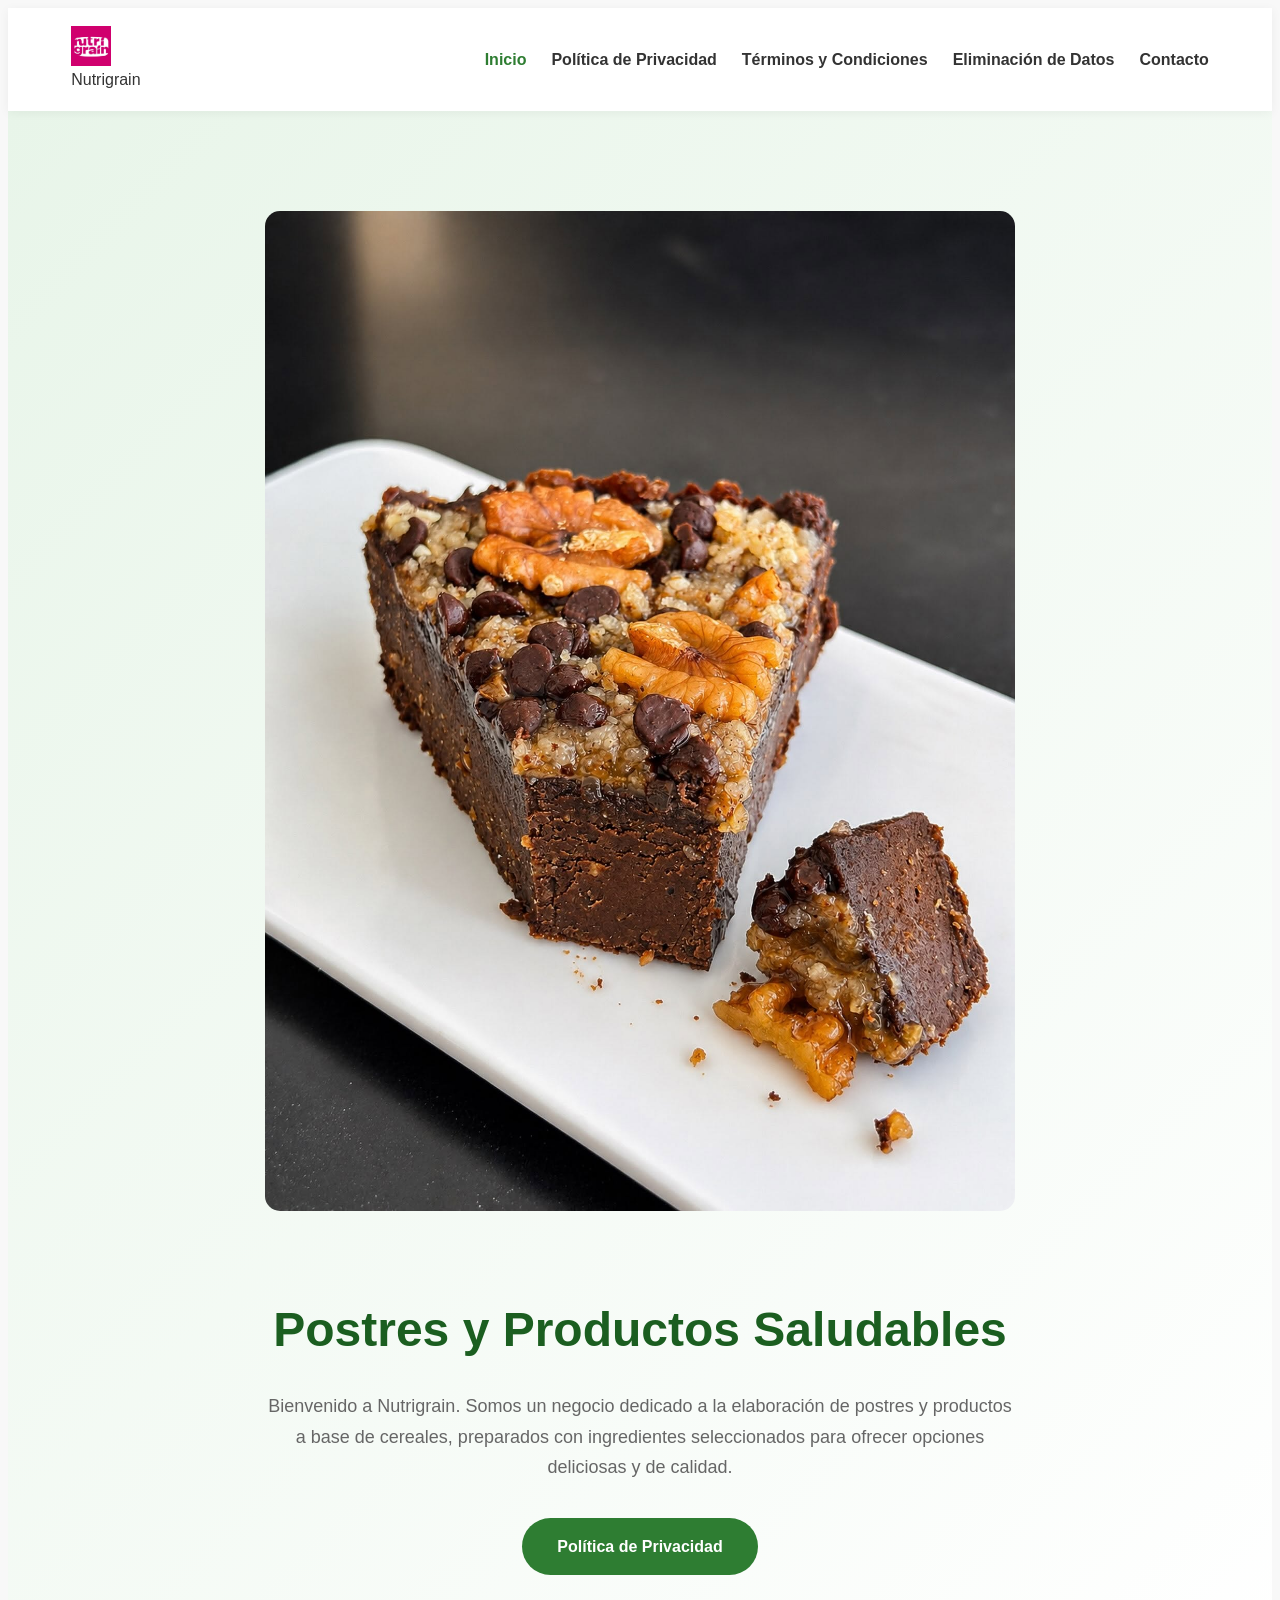
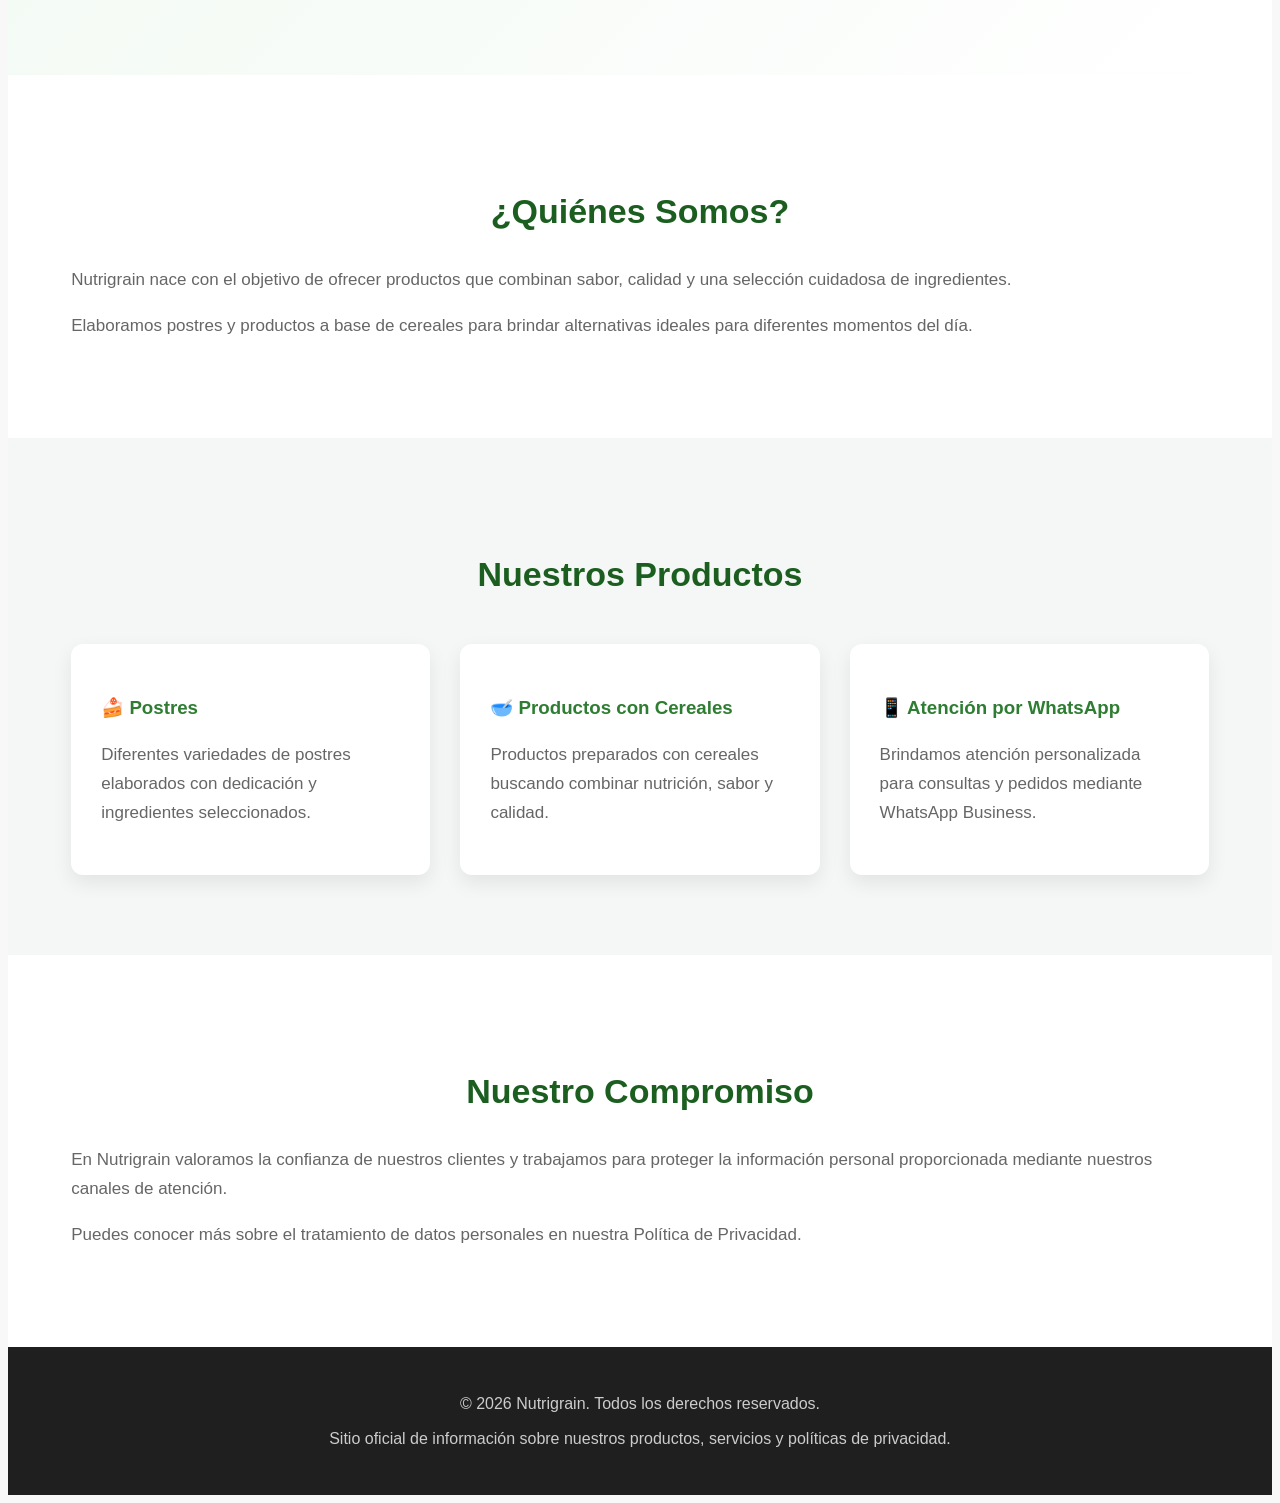
<file: index.html>
<!DOCTYPE html>
<html lang="es">

<head>

    <meta charset="UTF-8">

    <meta name="viewport" content="width=device-width, initial-scale=1.0">

    <title>Nutrigrain | Postres y Productos Saludables</title>

    <meta name="description"
        content="Nutrigrain ofrece postres y productos elaborados a base de cereales con ingredientes seleccionados.">

    <meta name="keywords"
        content="Nutrigrain, postres, cereales, productos saludables, repostería">

    <meta name="author" content="Nutrigrain">

    <link rel="icon" type="image/x-icon" href="assets/favicon.ico">

    <link rel="stylesheet" href="css/style.css">

</head>


<body>


<header>

    <div class="container">


        <div class="logo">

            <img src="assets/logo.jpg" alt="Logo Nutrigrain">

            <span>Nutrigrain</span>

        </div>


        <nav>

            <ul>

                <li>
                    <a href="index.html" class="activo">
                        Inicio
                    </a>
                </li>

                <li>
                    <a href="privacy.html">
                        Política de Privacidad
                    </a>
                </li>

                <li>
                    <a href="terms.html">
                        Términos y Condiciones
                    </a>
                </li>

                <li>
                    <a href="data-deletion.html">
                        Eliminación de Datos
                    </a>
                </li>

                <li>
                    <a href="contact.html">
                        Contacto
                    </a>
                </li>

            </ul>

        </nav>


    </div>

</header>



<main>


<section class="hero">


    <div class="container">


        <img 
            src="assets/hero.jpg"
            alt="Productos Nutrigrain"
            class="hero-image"
        >


        <h1>
            Postres y Productos Saludables
        </h1>


        <p>

            Bienvenido a Nutrigrain.

            Somos un negocio dedicado a la elaboración de postres y productos
            a base de cereales, preparados con ingredientes seleccionados para
            ofrecer opciones deliciosas y de calidad.

        </p>


        <a href="privacy.html" class="boton">

            Política de Privacidad

        </a>


    </div>


</section>




<section class="about">


<div class="container">


<h2>
    ¿Quiénes Somos?
</h2>


<p>

    Nutrigrain nace con el objetivo de ofrecer productos que combinan sabor,
    calidad y una selección cuidadosa de ingredientes.

</p>


<p>

    Elaboramos postres y productos a base de cereales para brindar alternativas
    ideales para diferentes momentos del día.

</p>


</div>


</section>





<section class="servicios">


<div class="container">


<h2>
    Nuestros Productos
</h2>



<div class="cards">



<div class="card">


<h3>
    🍰 Postres
</h3>


<p>

    Diferentes variedades de postres elaborados con dedicación y
    ingredientes seleccionados.

</p>


</div>




<div class="card">


<h3>
    🥣 Productos con Cereales
</h3>


<p>

    Productos preparados con cereales buscando combinar nutrición,
    sabor y calidad.

</p>


</div>




<div class="card">


<h3>
    📱 Atención por WhatsApp
</h3>


<p>

    Brindamos atención personalizada para consultas y pedidos mediante
    WhatsApp Business.

</p>


</div>




</div>


</div>


</section>





<section class="compromiso">


<div class="container">


<h2>
    Nuestro Compromiso
</h2>


<p>

    En Nutrigrain valoramos la confianza de nuestros clientes y trabajamos
    para proteger la información personal proporcionada mediante nuestros
    canales de atención.

</p>


<p>

    Puedes conocer más sobre el tratamiento de datos personales en nuestra
    Política de Privacidad.

</p>


</div>


</section>



</main>





<footer>


<div class="container">


<p>

© 2026 Nutrigrain. Todos los derechos reservados.

</p>


<p>

Sitio oficial de información sobre nuestros productos,
servicios y políticas de privacidad.

</p>


</div>


</footer>




<script src="js/script.js"></script>


</body>

</html>
</file>
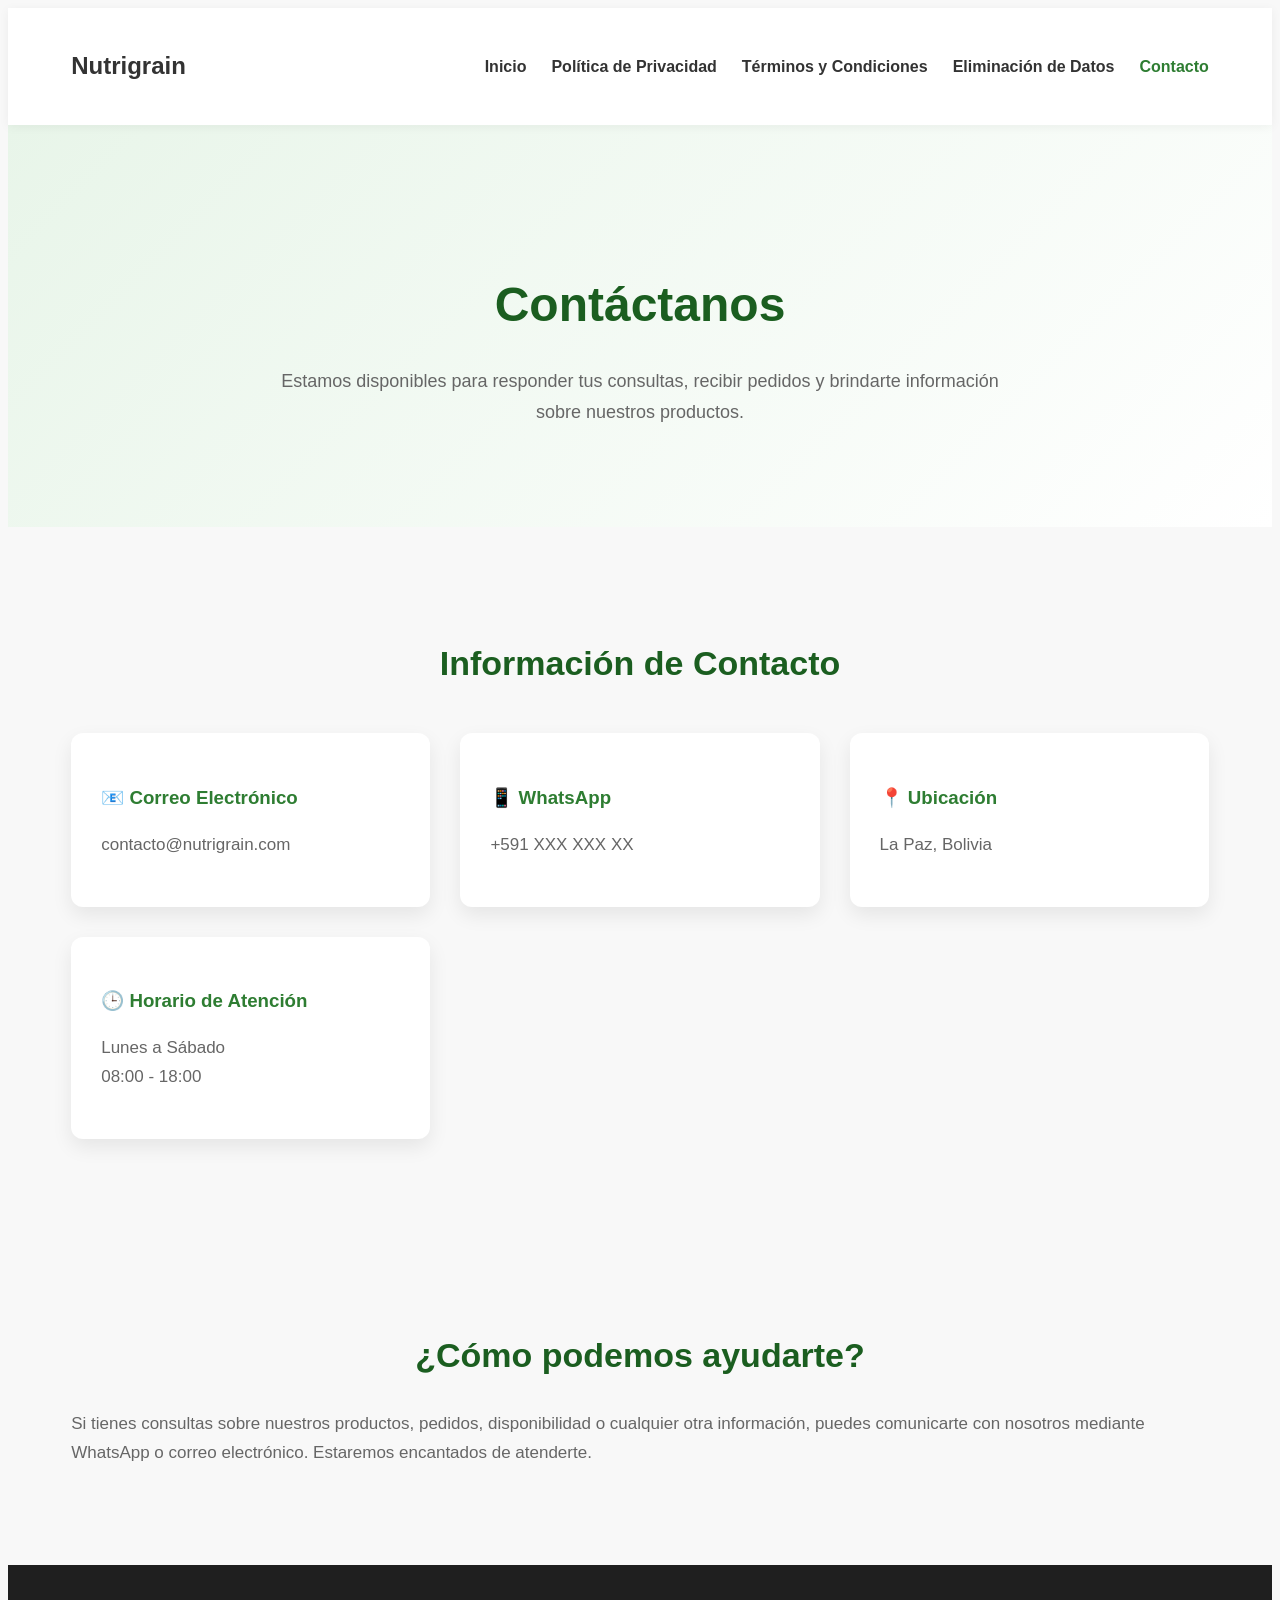
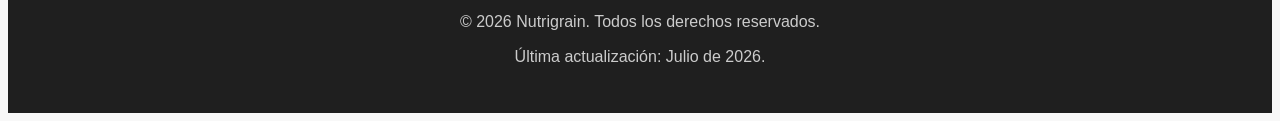
<file: contact.html>
<!DOCTYPE html>
<html lang="es">

<head>

    <meta charset="UTF-8">

    <meta name="viewport" content="width=device-width, initial-scale=1.0">

    <title>Contacto | Nutrigrain</title>

    <meta name="description"
        content="Información de contacto de Nutrigrain. Comunícate con nosotros para consultas, pedidos o información sobre nuestros productos.">

    <link rel="stylesheet" href="css/style.css">

</head>

<body>

<header>

    <div class="container">

        <h2 class="logo">Nutrigrain</h2>

        <nav>

            <ul>

                <li><a href="index.html">Inicio</a></li>
                <li><a href="privacy.html">Política de Privacidad</a></li>
                <li><a href="terms.html">Términos y Condiciones</a></li>
                <li><a href="data-deletion.html">Eliminación de Datos</a></li>
                <li><a href="contact.html" class="activo">Contacto</a></li>

            </ul>

        </nav>

    </div>

</header>

<main>

<section class="hero">

    <div class="container">

        <h1>Contáctanos</h1>

        <p>

            Estamos disponibles para responder tus consultas, recibir pedidos y
            brindarte información sobre nuestros productos.

        </p>

    </div>

</section>

<section>

<div class="container">

<h2>Información de Contacto</h2>

<div class="cards">

<div class="card">

<h3>📧 Correo Electrónico</h3>

<p>

contacto@nutrigrain.com

</p>

</div>

<div class="card">

<h3>📱 WhatsApp</h3>

<p>

+591 XXX XXX XX

</p>

</div>

<div class="card">

<h3>📍 Ubicación</h3>

<p>

La Paz, Bolivia

</p>

</div>

<div class="card">

<h3>🕒 Horario de Atención</h3>

<p>

Lunes a Sábado<br>
08:00 - 18:00

</p>

</div>

</div>

</div>

</section>

<section>

<div class="container">

<h2>¿Cómo podemos ayudarte?</h2>

<p>

Si tienes consultas sobre nuestros productos, pedidos, disponibilidad o
cualquier otra información, puedes comunicarte con nosotros mediante
WhatsApp o correo electrónico. Estaremos encantados de atenderte.

</p>

</div>

</section>

</main>

<footer>

<div class="container">

<p>

© 2026 Nutrigrain. Todos los derechos reservados.

</p>

<p>

Última actualización: Julio de 2026.

</p>


    
</div>

</footer>

<script src="js/script.js"></script>

</body>

</html>
</file>
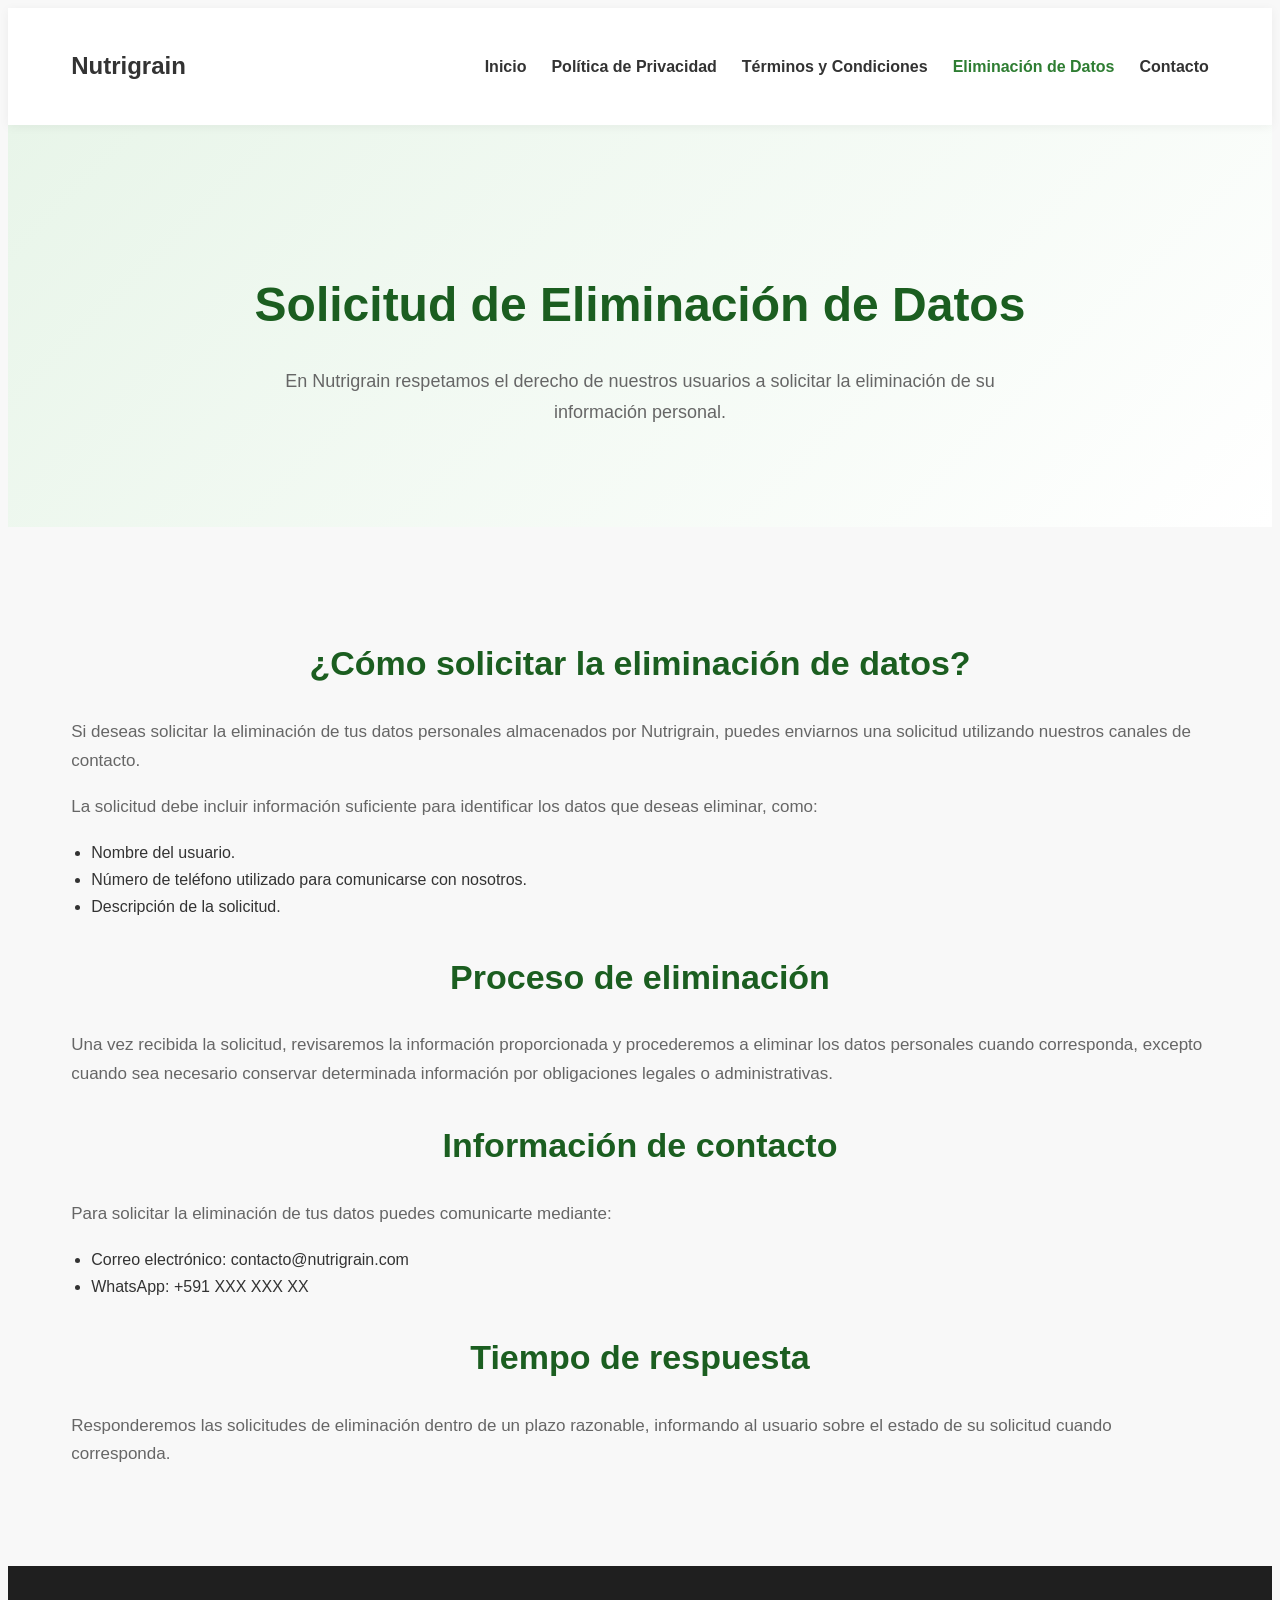
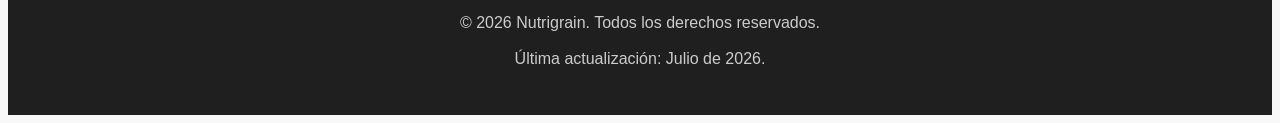
<file: data-deletion.html>
<!DOCTYPE html>
<html lang="es">

<head>

    <meta charset="UTF-8">

    <meta name="viewport" content="width=device-width, initial-scale=1.0">

    <title>Eliminación de Datos | Nutrigrain</title>

    <meta name="description"
        content="Solicitud de eliminación de datos personales de Nutrigrain. Conoce cómo solicitar la eliminación de tu información.">

    <link rel="stylesheet" href="css/style.css">

</head>

<body>

<header>

    <div class="container">

        <h2 class="logo">Nutrigrain</h2>

        <nav>

            <ul>

                <li><a href="index.html">Inicio</a></li>

                <li><a href="privacy.html">Política de Privacidad</a></li>

                <li><a href="terms.html">Términos y Condiciones</a></li>

                <li><a href="data-deletion.html" class="activo">Eliminación de Datos</a></li>

                <li><a href="contact.html">Contacto</a></li>

            </ul>

        </nav>

    </div>

</header>


<main>

<section class="hero">

    <div class="container">

        <h1>Solicitud de Eliminación de Datos</h1>

        <p>

            En Nutrigrain respetamos el derecho de nuestros usuarios a solicitar
            la eliminación de su información personal.

        </p>

    </div>

</section>


<section>

<div class="container">


<h2>¿Cómo solicitar la eliminación de datos?</h2>

<p>

Si deseas solicitar la eliminación de tus datos personales almacenados por
Nutrigrain, puedes enviarnos una solicitud utilizando nuestros canales de
contacto.

</p>


<p>

La solicitud debe incluir información suficiente para identificar los datos
que deseas eliminar, como:

</p>


<ul>

<li>Nombre del usuario.</li>

<li>Número de teléfono utilizado para comunicarse con nosotros.</li>

<li>Descripción de la solicitud.</li>

</ul>



<h2>Proceso de eliminación</h2>

<p>

Una vez recibida la solicitud, revisaremos la información proporcionada y
procederemos a eliminar los datos personales cuando corresponda, excepto
cuando sea necesario conservar determinada información por obligaciones
legales o administrativas.

</p>



<h2>Información de contacto</h2>


<p>

Para solicitar la eliminación de tus datos puedes comunicarte mediante:

</p>


<ul>

<li>
Correo electrónico: contacto@nutrigrain.com
</li>


<li>
WhatsApp: +591 XXX XXX XX
</li>

</ul>



<h2>Tiempo de respuesta</h2>

<p>

Responderemos las solicitudes de eliminación dentro de un plazo razonable,
informando al usuario sobre el estado de su solicitud cuando corresponda.

</p>


</div>

</section>


</main>


<footer>

<div class="container">

<p>

© 2026 Nutrigrain. Todos los derechos reservados.

</p>

<p>

Última actualización: Julio de 2026.

</p>

</div>

</footer>


<script src="js/script.js"></script>


</body>

</html>
</file>
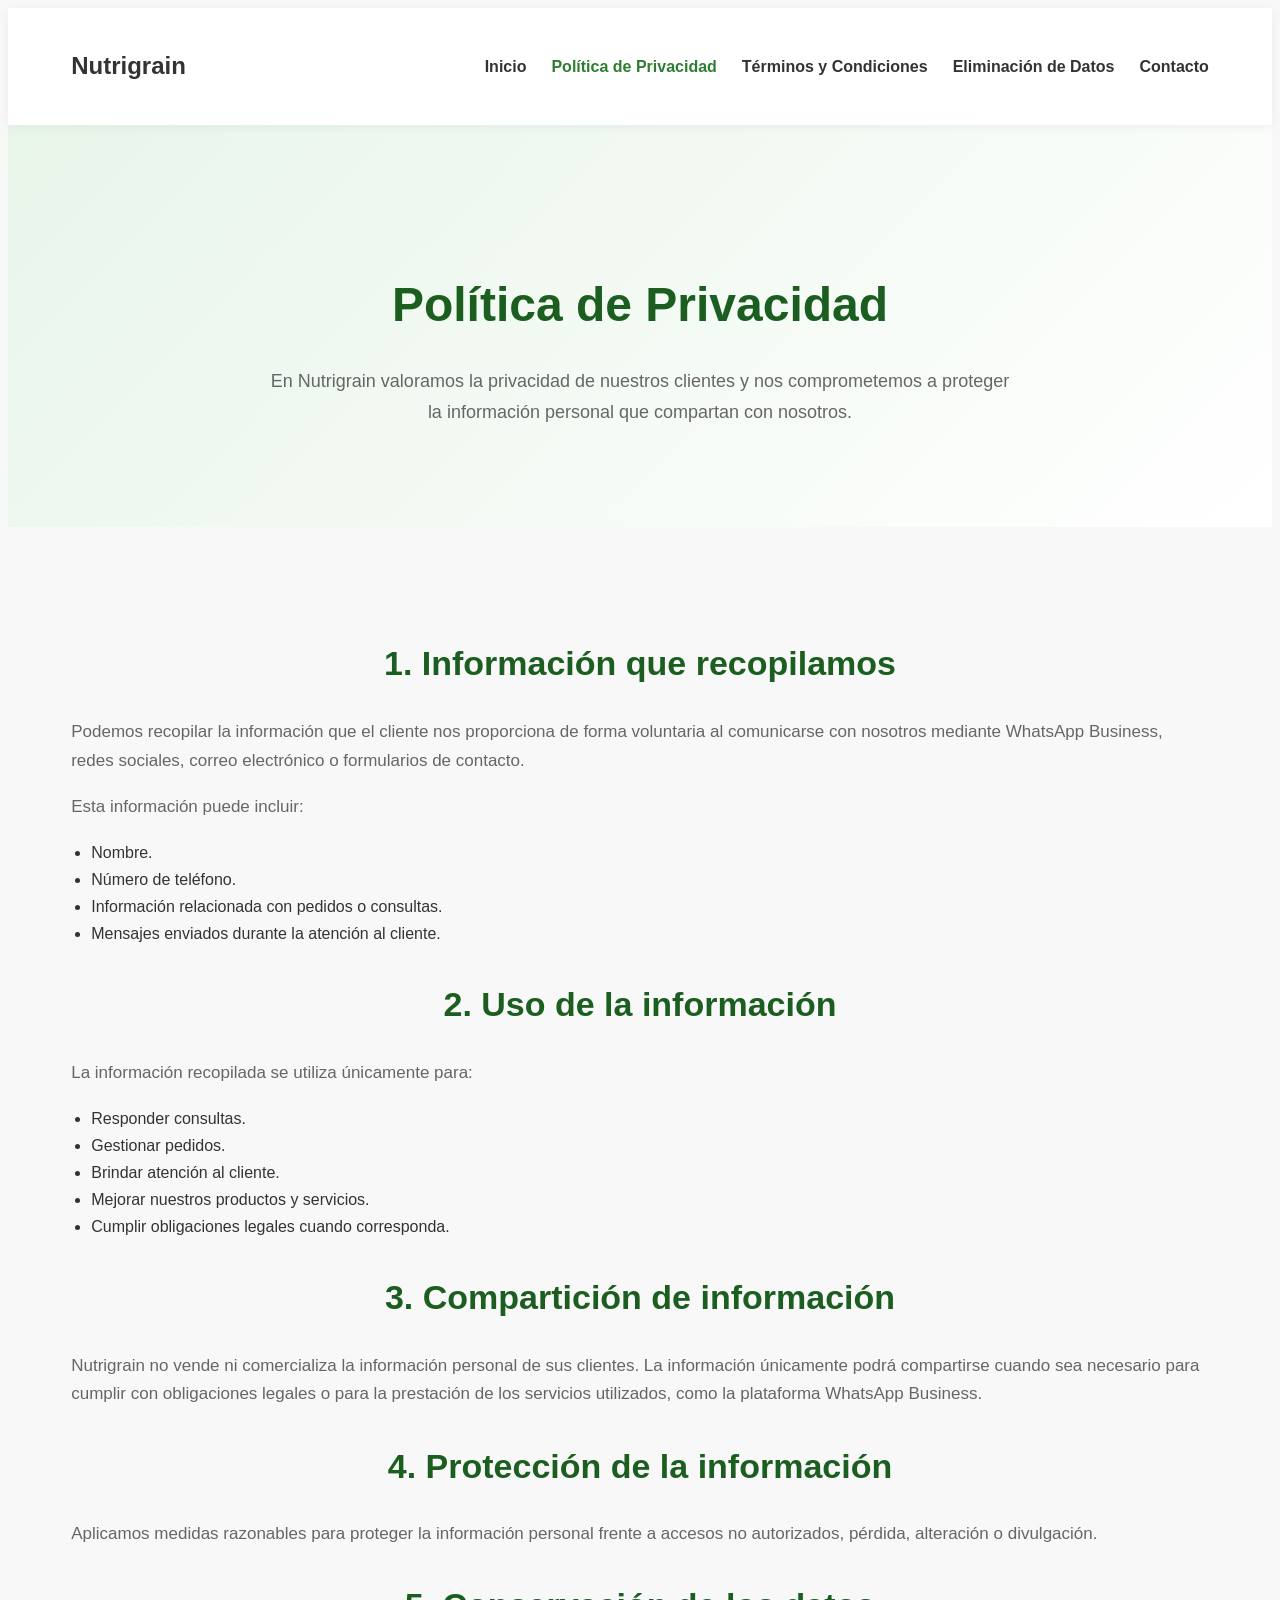
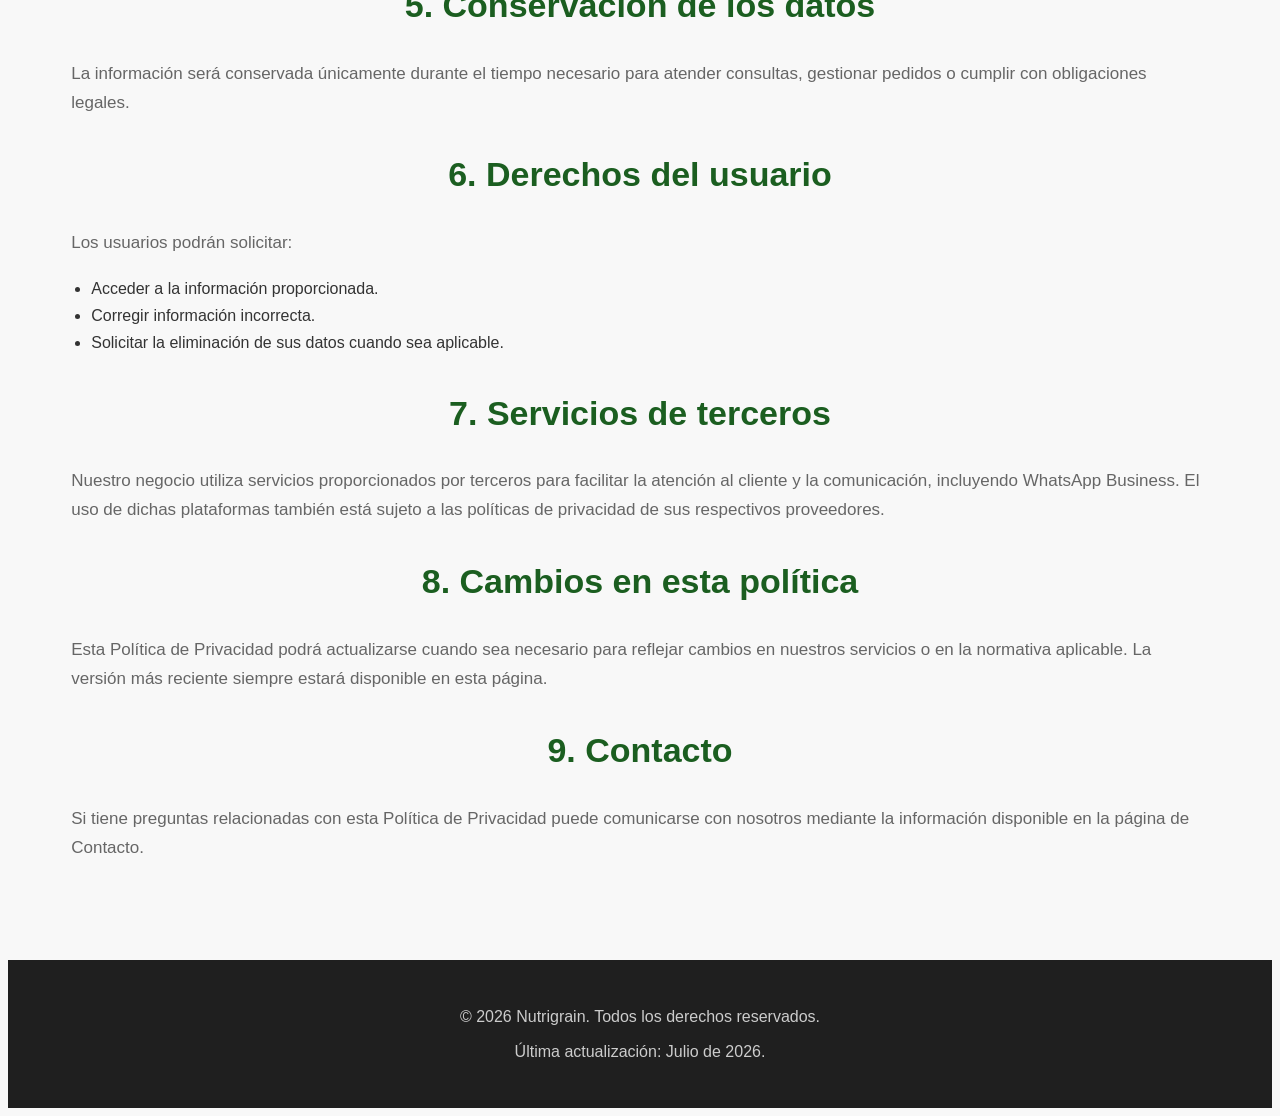
<file: privacy.html>
<!DOCTYPE html>
<html lang="es">

<head>

    <meta charset="UTF-8">

    <meta name="viewport" content="width=device-width, initial-scale=1.0">

    <title>Política de Privacidad | Nutrigrain</title>

    <meta name="description"
        content="Política de Privacidad de Nutrigrain. Conoce cómo recopilamos, utilizamos y protegemos la información de nuestros clientes.">

    <link rel="stylesheet" href="css/style.css">

</head>

<body>

<header>

    <div class="container">

        <h2 class="logo">Nutrigrain</h2>

        <nav>

            <ul>

                <li><a href="index.html">Inicio</a></li>
                <li><a href="privacy.html" class="activo">Política de Privacidad</a></li>
                <li><a href="terms.html">Términos y Condiciones</a></li>
                <li><a href="data-deletion.html">Eliminación de Datos</a></li>
                <li><a href="contact.html">Contacto</a></li>

            </ul>

        </nav>

    </div>

</header>

<main>

<section class="hero">

    <div class="container">

        <h1>Política de Privacidad</h1>

        <p>

            En Nutrigrain valoramos la privacidad de nuestros clientes y nos
            comprometemos a proteger la información personal que compartan con
            nosotros.

        </p>

    </div>

</section>

<section>

<div class="container">

<h2>1. Información que recopilamos</h2>

<p>

Podemos recopilar la información que el cliente nos proporciona de forma
voluntaria al comunicarse con nosotros mediante WhatsApp Business, redes
sociales, correo electrónico o formularios de contacto.

</p>

<p>Esta información puede incluir:</p>

<ul>

<li>Nombre.</li>

<li>Número de teléfono.</li>

<li>Información relacionada con pedidos o consultas.</li>

<li>Mensajes enviados durante la atención al cliente.</li>

</ul>

<h2>2. Uso de la información</h2>

<p>

La información recopilada se utiliza únicamente para:

</p>

<ul>

<li>Responder consultas.</li>

<li>Gestionar pedidos.</li>

<li>Brindar atención al cliente.</li>

<li>Mejorar nuestros productos y servicios.</li>

<li>Cumplir obligaciones legales cuando corresponda.</li>

</ul>

<h2>3. Compartición de información</h2>

<p>

Nutrigrain no vende ni comercializa la información personal de sus clientes.

La información únicamente podrá compartirse cuando sea necesario para cumplir
con obligaciones legales o para la prestación de los servicios utilizados,
como la plataforma WhatsApp Business.

</p>

<h2>4. Protección de la información</h2>

<p>

Aplicamos medidas razonables para proteger la información personal frente a
accesos no autorizados, pérdida, alteración o divulgación.

</p>

<h2>5. Conservación de los datos</h2>

<p>

La información será conservada únicamente durante el tiempo necesario para
atender consultas, gestionar pedidos o cumplir con obligaciones legales.

</p>

<h2>6. Derechos del usuario</h2>

<p>

Los usuarios podrán solicitar:

</p>

<ul>

<li>Acceder a la información proporcionada.</li>

<li>Corregir información incorrecta.</li>

<li>Solicitar la eliminación de sus datos cuando sea aplicable.</li>

</ul>

<h2>7. Servicios de terceros</h2>

<p>

Nuestro negocio utiliza servicios proporcionados por terceros para facilitar
la atención al cliente y la comunicación, incluyendo WhatsApp Business.

El uso de dichas plataformas también está sujeto a las políticas de privacidad
de sus respectivos proveedores.

</p>

<h2>8. Cambios en esta política</h2>

<p>

Esta Política de Privacidad podrá actualizarse cuando sea necesario para
reflejar cambios en nuestros servicios o en la normativa aplicable.

La versión más reciente siempre estará disponible en esta página.

</p>

<h2>9. Contacto</h2>

<p>

Si tiene preguntas relacionadas con esta Política de Privacidad puede
comunicarse con nosotros mediante la información disponible en la página de
Contacto.

</p>

</div>

</section>

</main>

<footer>

<div class="container">

<p>

© 2026 Nutrigrain. Todos los derechos reservados.

</p>

<p>

Última actualización: Julio de 2026.

</p>

</div>

</footer>

<script src="js/script.js"></script>

</body>

</html>
</file>
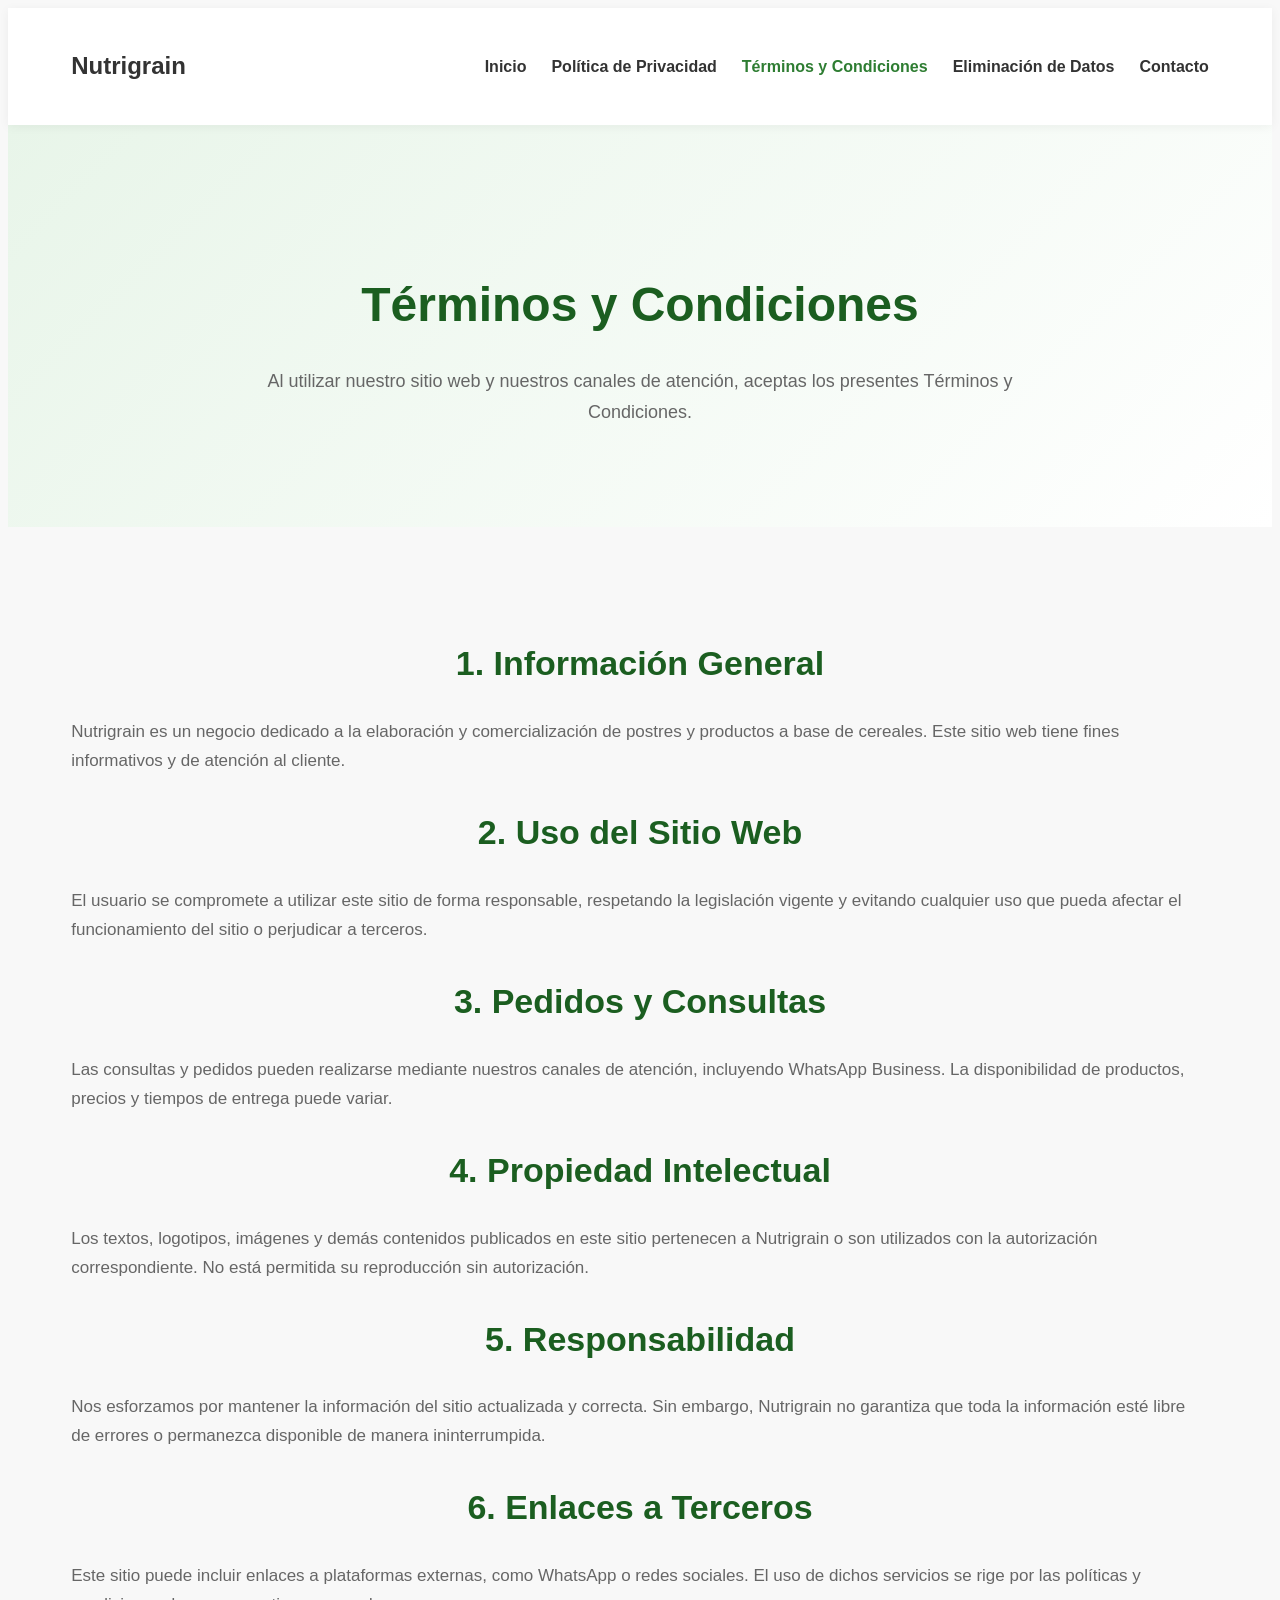
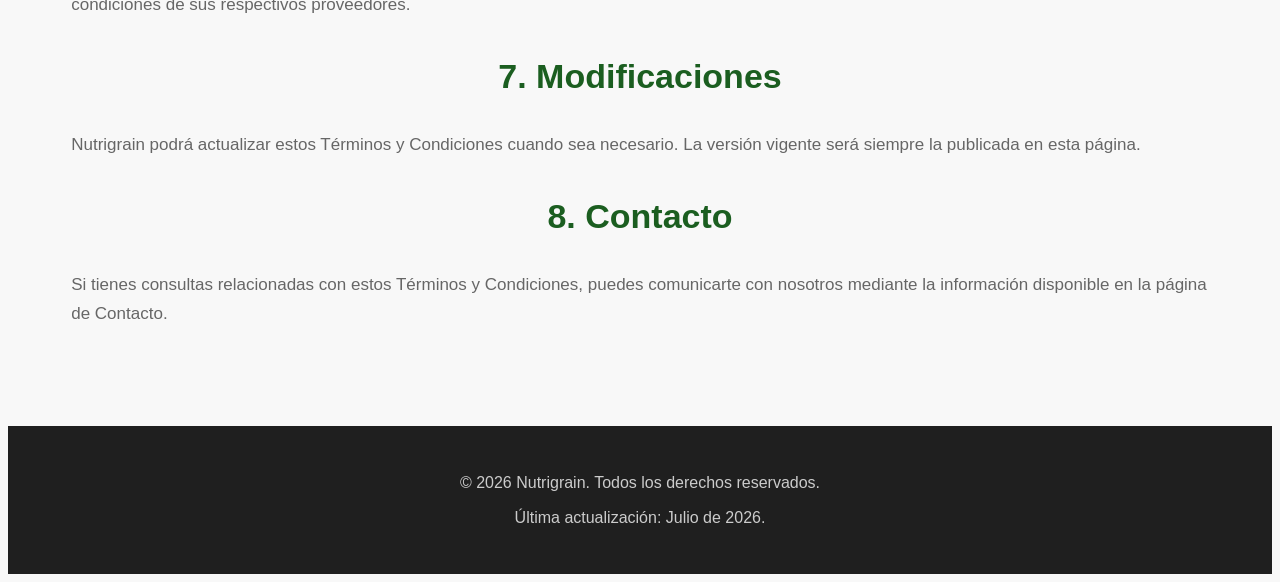
<file: terms.html>
<!DOCTYPE html>
<html lang="es">

<head>

    <meta charset="UTF-8">

    <meta name="viewport" content="width=device-width, initial-scale=1.0">

    <title>Términos y Condiciones | Nutrigrain</title>

    <meta name="description"
        content="Términos y Condiciones de uso del sitio web y los servicios de Nutrigrain.">

    <link rel="stylesheet" href="css/style.css">

</head>

<body>

<header>

    <div class="container">

        <h2 class="logo">Nutrigrain</h2>

        <nav>

            <ul>

                <li><a href="index.html">Inicio</a></li>
                <li><a href="privacy.html">Política de Privacidad</a></li>
                <li><a href="terms.html" class="activo">Términos y Condiciones</a></li>
                <li><a href="data-deletion.html">Eliminación de Datos</a></li>
                <li><a href="contact.html">Contacto</a></li>

            </ul>

        </nav>

    </div>

</header>

<main>

<section class="hero">

    <div class="container">

        <h1>Términos y Condiciones</h1>

        <p>

            Al utilizar nuestro sitio web y nuestros canales de atención,
            aceptas los presentes Términos y Condiciones.

        </p>

    </div>

</section>

<section>

<div class="container">

<h2>1. Información General</h2>

<p>

Nutrigrain es un negocio dedicado a la elaboración y comercialización de
postres y productos a base de cereales. Este sitio web tiene fines
informativos y de atención al cliente.

</p>

<h2>2. Uso del Sitio Web</h2>

<p>

El usuario se compromete a utilizar este sitio de forma responsable,
respetando la legislación vigente y evitando cualquier uso que pueda
afectar el funcionamiento del sitio o perjudicar a terceros.

</p>

<h2>3. Pedidos y Consultas</h2>

<p>

Las consultas y pedidos pueden realizarse mediante nuestros canales de
atención, incluyendo WhatsApp Business. La disponibilidad de productos,
precios y tiempos de entrega puede variar.

</p>

<h2>4. Propiedad Intelectual</h2>

<p>

Los textos, logotipos, imágenes y demás contenidos publicados en este
sitio pertenecen a Nutrigrain o son utilizados con la autorización
correspondiente. No está permitida su reproducción sin autorización.

</p>

<h2>5. Responsabilidad</h2>

<p>

Nos esforzamos por mantener la información del sitio actualizada y
correcta. Sin embargo, Nutrigrain no garantiza que toda la información
esté libre de errores o permanezca disponible de manera ininterrumpida.

</p>

<h2>6. Enlaces a Terceros</h2>

<p>

Este sitio puede incluir enlaces a plataformas externas, como WhatsApp o
redes sociales. El uso de dichos servicios se rige por las políticas y
condiciones de sus respectivos proveedores.

</p>

<h2>7. Modificaciones</h2>

<p>

Nutrigrain podrá actualizar estos Términos y Condiciones cuando sea
necesario. La versión vigente será siempre la publicada en esta página.

</p>

<h2>8. Contacto</h2>

<p>

Si tienes consultas relacionadas con estos Términos y Condiciones,
puedes comunicarte con nosotros mediante la información disponible en la
página de Contacto.

</p>

</div>

</section>

</main>

<footer>

<div class="container">

<p>

© 2026 Nutrigrain. Todos los derechos reservados.

</p>

<p>

Última actualización: Julio de 2026.

</p>

</div>

</footer>

<script src="js/script.js"></script>

</body>
    

</html>
</file>
<file: css/style.css>
```css
/* =======================================================
   Nutrigrain
   Hoja de estilos principal
   Versión: 1.1
======================================================= */


/* RESET */

*{
    margin:0;
    padding:0;
    box-sizing:border-box;
}


/* VARIABLES */

:root{

    --primary:#2E7D32;
    --primary-dark:#1B5E20;

    --secondary:#8D6E63;

    --background:#F8F8F8;

    --card:#FFFFFF;

    --text:#333333;

    --text-light:#666666;

    --white:#FFFFFF;

    --shadow:0 8px 20px rgba(0,0,0,.08);

    --radius:12px;

    --transition:.3s ease;

}


/* GENERAL */

html{

    scroll-behavior:smooth;

}


body{

    font-family:Arial, Helvetica, sans-serif;

    background:var(--background);

    color:var(--text);

    line-height:1.7;

}


/* CONTENEDOR */

.container{

    width:90%;

    max-width:1200px;

    margin:auto;

}


/* ================= HEADER ================= */


header{

    background:var(--white);

    position:sticky;

    top:0;

    z-index:100;

    box-shadow:0 2px 10px rgba(0,0,0,.05);

}


header .container{

    display:flex;

    justify-content:space-between;

    align-items:center;

    padding:18px 0;

}



/* LOGO */




/* Logo pequeño del encabezado */

header .logo img{

    width:40px;

    height:40px;

    max-width:40px;

    max-height:40px;

    object-fit:contain;

    display:block;

}



/* MENU */

nav ul{

    display:flex;

    list-style:none;

    gap:25px;

}


nav a{

    text-decoration:none;

    color:var(--text);

    font-weight:600;

    transition:var(--transition);

}


nav a:hover{

    color:var(--primary);

}


nav a.activo{

    color:var(--primary);

}



/* ================= HERO ================= */


.hero{

    background:linear-gradient(135deg,#E8F5E9,#FFFFFF);

    text-align:center;

    padding:100px 20px;

}



.hero-image{

    width:100%;

    max-width:750px;

    height:auto;

    object-fit:cover;

    border-radius:15px;

    margin-bottom:30px;

}



.hero h1{

    font-size:48px;

    margin-bottom:20px;

    color:var(--primary-dark);

}



.hero p{

    max-width:750px;

    margin:auto;

    font-size:18px;

    color:var(--text-light);

}



/* BOTON */


.boton{

    display:inline-block;

    margin-top:35px;

    background:var(--primary);

    color:white;

    text-decoration:none;

    padding:15px 35px;

    border-radius:50px;

    font-weight:bold;

    transition:var(--transition);

}



.boton:hover{

    background:var(--primary-dark);

    transform:translateY(-3px);

}



/* SECCIONES */


section{

    padding:80px 0;

}


section h2{

    text-align:center;

    margin-bottom:25px;

    color:var(--primary-dark);

    font-size:34px;

}


section p{

    color:var(--text-light);

    font-size:17px;

}



/* TARJETAS */


.cards{

    display:grid;

    grid-template-columns:repeat(auto-fit,minmax(280px,1fr));

    gap:30px;

    margin-top:40px;

}



.card{

    background:var(--card);

    border-radius:var(--radius);

    padding:30px;

    box-shadow:var(--shadow);

    transition:var(--transition);

}



.card:hover{

    transform:translateY(-8px);

}



.card h3{

    margin-bottom:15px;

    color:var(--primary);

}



.card p{

    color:var(--text-light);

}



/* SECCIONES */


.about{

    background:white;

}


.servicios{

    background:#F4F7F5;

}


.compromiso{

    background:white;

}



/* FOOTER */


footer{

    background:#1F1F1F;

    color:white;

    text-align:center;

    padding:35px 20px;

}



footer p{

    color:#CCCCCC;

    margin:8px 0;

}



/* TABLAS */


table{

    width:100%;

    border-collapse:collapse;

    margin-top:30px;

}


table th{

    background:var(--primary);

    color:white;

}


table th,
table td{

    padding:15px;

    border:1px solid #DDD;

}



/* LISTAS */


ul{

    padding-left:20px;

}


/* ENLACES */


a{

    color:var(--primary);

}



/* ================= RESPONSIVE ================= */


@media(max-width:900px){


header .container{

    flex-direction:column;

}


nav ul{

    flex-wrap:wrap;

    justify-content:center;

    margin-top:15px;

}


.hero h1{

    font-size:36px;

}


section h2{

    font-size:28px;

}


}



@media(max-width:600px){


.hero{

    padding:70px 20px;

}



.hero h1{

    font-size:30px;

}



.hero p{

    font-size:16px;

}



.logo{

    font-size:24px;

}



.logo img{

    width:45px;

    height:45px;

}

img{
    width:100%;
}


nav ul{

    gap:12px;

}



.boton{

    width:100%;

    text-align:center;

}


}
```
</file>
